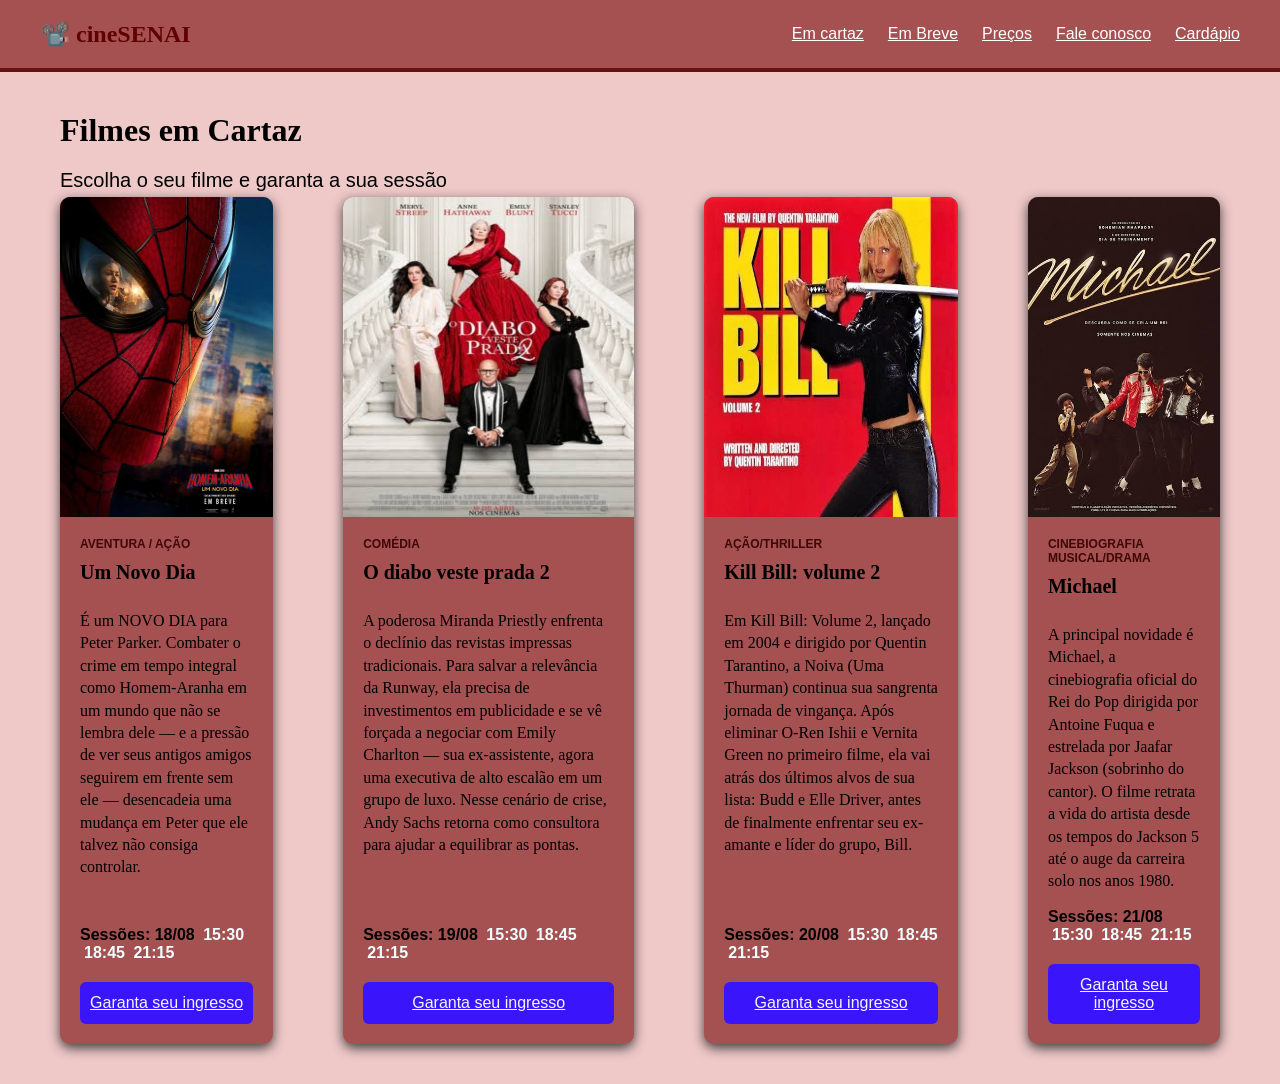
<file: index.html>
<!DOCTYPE html>
<html lang="pt-BR">
<head>
    <meta charset="UTF-8">
    <meta name="viewport" content="width=device-width, initial-scale=1.0">
    <title>CineSENAI - Filmes em Cartaz</title>
    <link rel="stylesheet" href="style.css"> 
</head>
<body><!--corpo do Site-->
    <header class="cabecalho"><!--Cabeçalho do Site-->
        <div class="logo">📽️ cineSENAI</div> <!--DIV Divisão ou Bloco do site-->
        <nav class="menu"><!--Menu de navegação-->
            <a href="">Em cartaz</a>
            <a href="em_breve.html" target="_blank">Em Breve</a>
            <a href="precos.html" target="_blank">Preços</a>
            <a href="Fale_conosco.html" target="_blank">Fale conosco</a>
            <a href="cardapio.html" target="_blank">Cardápio</a>
        
        </nav>
    </header>
    <main class="container"><!--Conteúdo principal do site-->
        <h1 class="titulo-secao">Filmes em Cartaz</h1>
        <p class="subtitulo">Escolha o seu filme e garanta a sua sessão</p>
        
        <!--GRADE DE FILMES-->
        <section class="grade-filmes"><!--Um bloco que agrupa conteúdo sobre o mesmo assunto-->

            <article class="card-filme">
                <img class="poster" src="homem_aranha.jpg" alt="Pôster Homem Aranha">
                <div class="conteudo-filme">
                    <span class="genero">Aventura / Ação</span>
                    <h2 class="nome-filme">Um Novo Dia</h2>
                    <p class="sinopse">É um NOVO DIA para Peter Parker. Combater o crime em tempo integral como Homem-Aranha em um mundo que não se lembra dele — e a pressão de ver seus antigos amigos seguirem em frente sem ele — desencadeia uma mudança em Peter que ele talvez não consiga controlar.</p>
                    
                    <div class="sessoes">
                        <strong>Sessões: 18/08</strong>
                        <span class="horario">15:30</span>
                        <span class="horario">18:45</span>
                        <span class="horario">21:15</span>
                    </div>

                    <a href="#" class="botao-compra">Garanta seu ingresso</a>

                </div>

            </article><br><br>

            <!--Filme 2-->

            <article class="card-filme">
                <img class="poster" src="diabo_prada.jpg" alt="diabo_prada">
                <div class="conteudo-filme">
                    <span class="genero">Comédia</span>
                    <h2 class="nome-filme">O diabo veste prada 2</h2>
                    <p class="sinopse">A poderosa Miranda Priestly enfrenta o declínio das revistas impressas tradicionais. Para salvar a relevância da Runway, ela precisa de investimentos em publicidade e se vê forçada a negociar com Emily Charlton — sua ex-assistente, agora uma executiva de alto escalão em um grupo de luxo. Nesse cenário de crise, Andy Sachs retorna como consultora para ajudar a equilibrar as pontas.</p>
                    
                    <div class="sessoes">
                        <strong>Sessões: 19/08</strong>
                        <span class="horario">15:30</span>
                        <span class="horario">18:45</span>
                        <span class="horario">21:15</span>
                    </div>

                    <a href="#" class="botao-compra">Garanta seu ingresso</a>

                </div>

            </article><br><br>

            <!--Filme 3-->

            <article class="card-filme">
                <img class="poster" src="bill.webp" alt="bill">
                <div class="conteudo-filme">
                    <span class="genero">Ação/Thriller</span>
                    <h2 class="nome-filme">Kill Bill: volume 2</h2>
                    <p class="sinopse">Em Kill Bill: Volume 2, lançado em 2004 e dirigido por Quentin Tarantino, a Noiva (Uma Thurman) continua sua sangrenta jornada de vingança. Após eliminar O-Ren Ishii e Vernita Green no primeiro filme, ela vai atrás dos últimos alvos de sua lista: Budd e Elle Driver, antes de finalmente enfrentar seu ex-amante e líder do grupo, Bill.</p>
                    
                    <div class="sessoes">
                        <strong>Sessões: 20/08</strong>
                        <span class="horario">15:30</span>
                        <span class="horario">18:45</span>
                        <span class="horario">21:15</span>
                    </div>

                    <a href="#" class="botao-compra">Garanta seu ingresso</a>

                </div>

            </article><br><br>

            <!--Filme 4-->

            <article class="card-filme">
                <img class="poster" src="michael.jpg" alt="michael">
                <div class="conteudo-filme">
                    <span class="genero">cinebiografia musical/drama</span>
                    <h2 class="nome-filme">Michael</h2>
                    <p class="sinopse">A principal novidade é Michael, a cinebiografia oficial do Rei do Pop dirigida por Antoine Fuqua e estrelada por Jaafar Jackson (sobrinho do cantor). O filme retrata a vida do artista desde os tempos do Jackson 5 até o auge da carreira solo nos anos 1980.</p>
                    
                    <div class="sessoes">
                        <strong>Sessões: 21/08</strong>
                        <span class="horario">15:30</span>
                        <span class="horario">18:45</span>
                        <span class="horario">21:15</span>
                    </div>

                    <a href="#" class="botao-compra">Garanta seu ingresso</a>

                </div>

            </article>


        </section>

    </main>


</body>
</html>
</file>
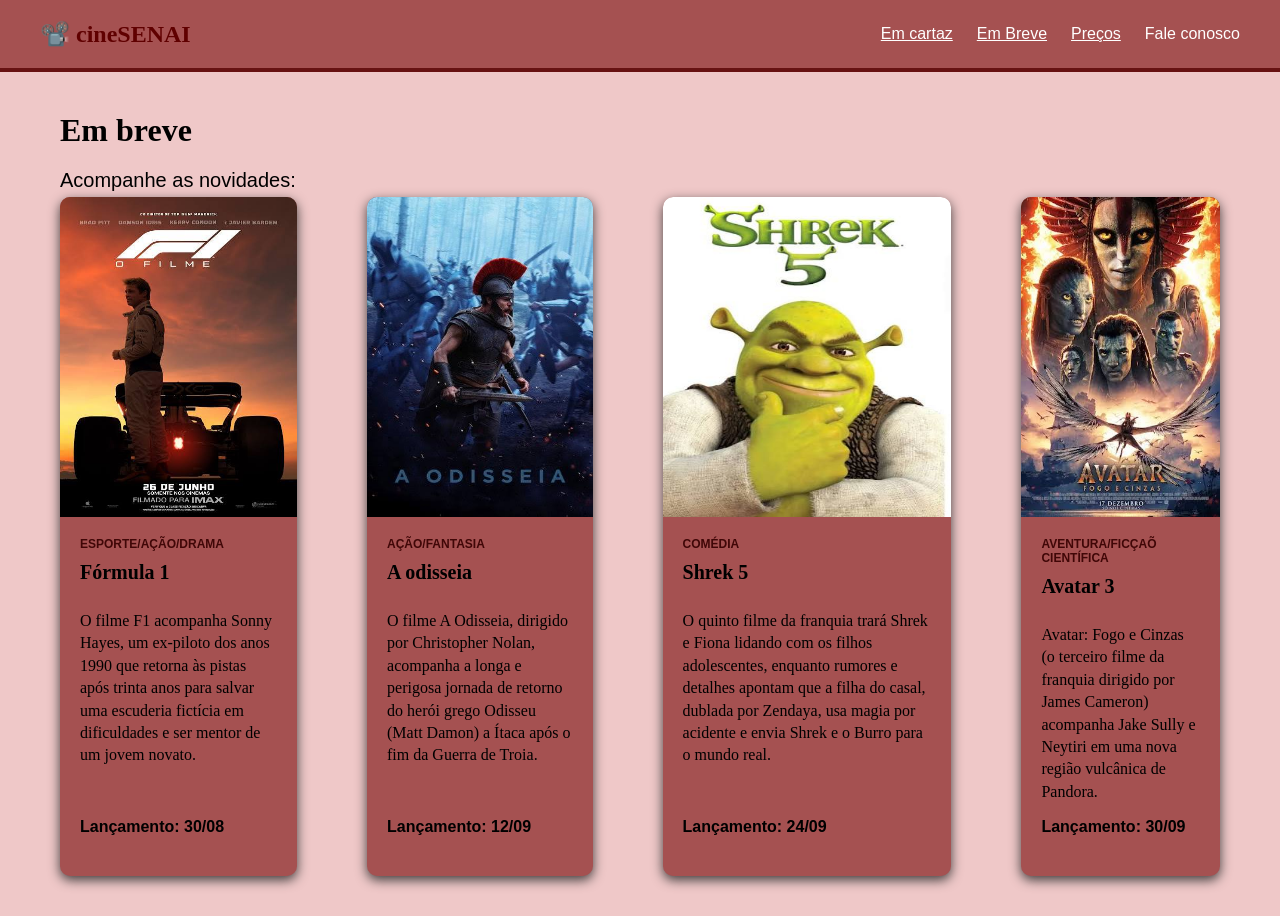
<file: em_breve.html>
<!DOCTYPE html>
<html lang="pt-BR">
<head>
    <meta charset="UTF-8">
    <meta name="viewport" content="width=device-width, initial-scale=1.0">
    <title>Em breve</title>
    <link rel="stylesheet" href="style.css">
</head>
<body>
    <header class="cabecalho"><!--Cabeçalho do Site-->
        <div class="logo">📽️ cineSENAI</div> <!--DIV Divisão ou Bloco do site-->
        <nav class="menu"><!--Menu de navegação-->
            <a href="">Em cartaz</a>
            <a href="index.html">Em Breve</a>
            <a href="">Preços</a>
            <a hreflang="">Fale conosco</a>
        </nav>
    </header> 
</body>
    <main class="container"><!--Conteúdo principal do site-->
        <h1 class="titulo-secao">Em breve</h1>
        <p class="subtitulo">Acompanhe as novidades:</p>
        
        <!--GRADE DE FILMES-->
        <section class="grade-filmes"><!--Um bloco que agrupa conteúdo sobre o mesmo assunto-->

            <article class="card-filme">
                <img class="poster" src="f1.jpg" alt="F1">
                <div class="conteudo-filme">
                    <span class="genero">Esporte/Ação/Drama</span>
                    <h2 class="nome-filme">Fórmula 1</h2>
                    <p class="sinopse">O filme F1 acompanha Sonny Hayes, um ex-piloto dos anos 1990 que retorna às pistas após trinta anos para salvar uma escuderia fictícia em dificuldades e ser mentor de um jovem novato.</p>

                     
                    <div class="sessoes">
                        <strong>Lançamento: 30/08</strong>
                    </div>

                </div>

            </article><br><br>

            <!--Filme 2-->

            <article class="card-filme">
                <img class="poster" src="odisseia.jpg" alt="odisseia">
                <div class="conteudo-filme">
                    <span class="genero">Ação/Fantasia</span>
                    <h2 class="nome-filme">A odisseia</h2>
                    <p class="sinopse">O filme A Odisseia, dirigido por Christopher Nolan, acompanha a longa e perigosa jornada de retorno do herói grego Odisseu (Matt Damon) a Ítaca após o fim da Guerra de Troia.</p>
                    
                     
                    <div class="sessoes">
                        <strong>Lançamento: 12/09</strong>
                    </div>


                </div>

            </article><br><br>

            <!--Filme 3-->

            <article class="card-filme">
                <img class="poster" src="sherek.jpg" alt="sherek">
                <div class="conteudo-filme">
                    <span class="genero">Comédia</span>
                    <h2 class="nome-filme">Shrek 5</h2>
                    <p class="sinopse">O quinto filme da franquia trará Shrek e Fiona lidando com os filhos adolescentes, enquanto rumores e detalhes apontam que a filha do casal, dublada por Zendaya, usa magia por acidente e envia Shrek e o Burro para o mundo real.</p>

                     
                    <div class="sessoes">
                        <strong>Lançamento: 24/09</strong>
                    </div>

                    
                </div>

            </article><br><br>

            <!--Filme 4-->

            <article class="card-filme">
                <img class="poster" src="avatar.jpg" alt="avatar">
                <div class="conteudo-filme">
                    <span class="genero">Aventura/Ficçaõ científica</span>
                    <h2 class="nome-filme">Avatar 3 </h2>
                    <p class="sinopse">Avatar: Fogo e Cinzas (o terceiro filme da franquia dirigido por James Cameron) acompanha Jake Sully e Neytiri em uma nova região vulcânica de Pandora.</p>

                     
                    <div class="sessoes">
                        <strong>Lançamento: 30/09</strong>
                    </div>



                </div>



            </article>


        </section>

    </main>
</html>
</file>
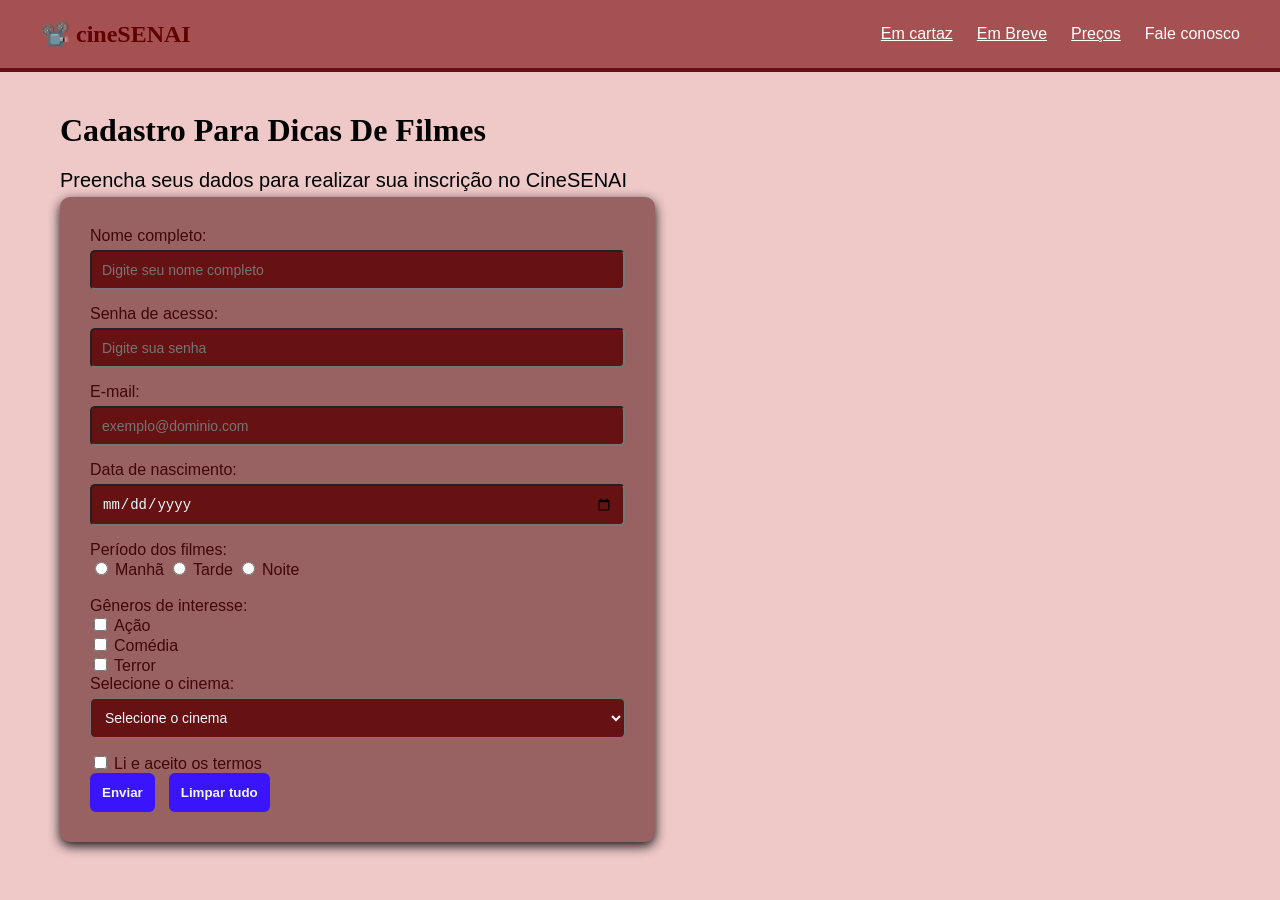
<file: Fale_conosco.html>
<!DOCTYPE html>
<html lang="pt-BR">
<head>
    <meta charset="UTF-8">
    <meta name="viewport" content="width=device-width, initial-scale=1.0">
    <title>Fale conosco</title>
    <link rel="stylesheet" href="style.css">
</head>
<body>
     <header class="cabecalho"><!--Cabeçalho do Site-->
        <div class="logo">📽️ cineSENAI</div> <!--DIV Divisão ou Bloco do site-->
        <nav class="menu"><!--Menu de navegação-->
            <a href="index.html">Em cartaz</a>
            <a href="">Em Breve</a>
            <a href="">Preços</a>
            <a hreflang="">Fale conosco</a>
        </nav>
    </header>

    <main class="container">
        <h1 class="titulo-secao">Cadastro Para Dicas De Filmes</h1>
        <p class="subtitulo">Preencha seus dados para realizar sua inscrição no CineSENAI
        </p>

        <div class="area-inscricao"">

            <form action="/processar-cadastro" method="post" class="coluna-form">
                
                <label for="nome">Nome completo:</label>
                <input type="text" id="nome" name="nome" placeholder="Digite seu nome completo" 
                required minlength="3" maxlength="50"><br>

                <label for="Senha"> Senha de acesso:</label>
                <input type="password" id="senha" name="senha" placeholder="Digite sua senha" required minlength="8" maxlength="15"><br>

                <label for="email"> E-mail:</label>
                <input type="email" id="email" name="email" placeholder="exemplo@dominio.com" required><br>

                <label for="data_nasci">Data de nascimento:</label>
                <input type="date" name="data_nascimento" id="data_nasci" min="1900-01-01" max="2026-12-31" required><br>

                <label>Período dos filmes:</label><br>
                <input type="radio" id="turno_manha" name="turno" value="manha" required>
                <label for="turno_manha">Manhã</label>
                <input type="radio" id="turno_tarde" name="turno" value="tarde" required>
                <label for="turno_tarde">Tarde</label>
                <input type="radio" id="turno_noite" name="turno" value="noite" required>
                <label for="turno_noite">Noite</label><br><br>

                <label>Gêneros de interesse:</label><br>
                <input type="checkbox" id="acao" name="interesse" value="acao">
                <label for="acao">Ação</label><br>
                <input type="checkbox" id="comedia" name="interesse" value="comedia">
                <label for="comedia">Comédia</label><br>
                <input type="checkbox" id="terror" name="interesse" value="terror">
                <label for="terror">Terror</label><br>

                <label for="unidade">Selecione o cinema:</label>
                <select name="unidade" id="unidade" required>
                    <option value="" disa selected>Selecione o cinema</option>
                    <option value="SP">São Paulo - Capital</option>
                    <option value="sebastianopoles">Sebastianópolis Do Sul</option>
                    <option value="Votuporanga">Votuporanga</option>
                    <option value="VG">Valentim Gentil</option>
                </select><br>

                <input type="checkbox" id="termo" name="termos" required>
                <label for="termos">Li e aceito os termos</label><br>
                <button type="submit" class="btn-enviar">Enviar</button>
                <button type="reset" class="btn-limpar">Limpar tudo</button>

            </form>

        <div class="coluna-midia">
            <iframe src="https://www.google.com/maps/embed?pb=!1m18!1m12!1m3!1d3733.325289857872!2d-49.92364282604478!3d-20.65634091133467!2m3!1f0!2f0!3f0!3m2!1i1024!2i768!4f13.1!3m3!1m2!1s0x94bd7b4b248f03a1%3A0xb8ed21a313f879da!2sSebastianopolis%20do%20Sul!5e0!3m2!1spt-BR!2sbr!4v1787665699177!5m2!1spt-BR!2sbr" width="600" height="450" style="border:0;" allowfullscreen="" loading="lazy" referrerpolicy="strict-origin-when-cross-origin">
            </iframe>
        
        </div>


        </div>



    </main>


</body>
</html>
</file>
<file: style.css>
/*Formatação da minha página*/
*{
    box-sizing: border-box;
}

body{
    margin: 0;
    padding: 0;
    font-family: Georgia, 'Times New Roman', Times, serif;
    background-color: rgb(239, 200, 200);
    color: black;
}

.cabecalho{
    background-color: rgb(165, 81, 81);
    padding: 20px 40px;
    display: flex;
    justify-content: space-between;
    align-items: center;
    border-bottom: 4px solid #671212;
}
.logo {
    font-size: 24px;
    font-weight: bold;
    color: #600000;
}

.menu a{
    color: rgb(255, 255, 255);
    margin-left: 20px;
    font-family: Arial, Helvetica, sans-serif;
    transition: color 0.6s ease;
}
.container{
    max-width: 1200px; /*largura máxima da tela*/
    margin: 40px auto;  /*margem*/
    padding: 0 20px;
}

.titulo-secao{
    font-size: 32px; 
    margin-bottom: 10px;
    color:black
}

.subtitulo{
    color: rgb(0, 0, 0);
    margin-bottom: 5px;
    font-size: 20px;
    font-family: Arial, Helvetica, sans-serif;
}
.grade-filmes{
    display: flex;
    grid-template-columns: repeat(auto-fit, minmax(260px, 1fr));
    gap: 35px;
}
.card-filme{
    background-color: rgb(165, 81, 81);
    border-radius: 10px;
    overflow: hidden;
    box-shadow: 0 4px 12px #403c3c;
    display: flex;
    flex-direction: column;
    
}
.card-filme:hover{
    transform: translateY(-8px);
    box-shadow: 0 10px 20px #3a14fb;
}
.poster{
    width: 100%;
    height: 320px;
}
.conteudo-filme{
    padding: 20px;
    display: flex;
    flex-direction: column;
    flex-grow: 1;
}
.genero{
    font-size: 12px;
    color: #400707;
    text-transform: uppercase;
    font-weight: bold;
    margin-bottom: 5px;
    font-family: Arial, Helvetica, sans-serif;
}
.nome-filme{
    font-size: 20px;
    margin: 5px 0 10px 0;
}
.sinopse{
    font-size: 16px;
    color: rgb(0, 0, 0);
    line-height: 1.4;
    margin-bottom: 15px;
    flex-grow: 1;
}
.sessoes{
    font-size: 16px;
    margin-bottom: 20px;
    font-family: Arial, Helvetica, sans-serif;
}
.horario{
    display: inline-block;
    border-radius: 4px;
    margin-left: 4px;
    font-weight: bold;
    color: azure;
}
.botao-compra{
    display: block;
    text-align: center;
    background-color: #3a14fb;
    color: aliceblue;
    padding: 12px 0;
    border-radius: 6px;
    font-family: Arial, Helvetica, sans-serif;

}
.botao-compra:hover{
    background-color: rgb(24, 2, 150);
}
.area-inscricao{
    display: flex;
    gap: 30px;
    align-items: flex-start;
}
.coluna-form{
    flex: 1;
    min-width: 320px;
    background-color: #986262;
    padding: 30px;
    border-radius: 10px;
    box-shadow: 0 4px 12px #121111;
}
.coluna-midia{
    flex: 1;
    min-width: 320px;
    display: flex;
    gap: 20px;
    flex-direction: column;
}
.coluna-form label{
    font-size: 16px;
    font-family: Arial, Helvetica, sans-serif;
    color: #400707;
}
.coluna-form input[type="text"],
.coluna-form input[type="password"],
.coluna-form input[type="email"],
.coluna-form input[type="date"],
.coluna-form select{
    width: 100%;
    padding: 10px;
    margin-top: 5px;
    margin-bottom: 15px;
    border-radius: 5px;
    background-color: #671212;
    color: aliceblue;
    font-size: 14px;
}
.btn-enviar{
    background-color: #3a14fb;
    color: aliceblue;
    border: none;
    padding: 12px;
    border-radius: 6px;
    font-weight: bold;
    cursor: pointer;
}
.btn-enviar:hover{
    background-color: rgb(4, 202, 80);
}

.btn-limpar{
    background-color: #3a14fb;
    color: aliceblue;
    border: none;
    padding: 12px;
    border-radius: 6px;
    font-weight: bold;
    cursor: pointer;
    margin-left: 10px;
}
.btn-limpar:hover{
    background-color: rgb(202, 4, 4);
}
.titulos{
    font-size: 20px;
    color: #f5f7f6;
    text-transform: uppercase;
    font-weight: bold;
    font-family: Arial, Helvetica, sans-serif;
    text-align: center;
    background-color: #753333;
}
.tabela-cardapio{
    width: 100%;
    border-radius: 10px;
}
.preco{
    width: 100%;
    background-color: #f7f2f2;
    text-align: left;
    font-size: 20px;
    font-family: Arial, Helvetica, sans-serif;
}
.preco th{
    background-color: #d16d6d;
    color: #400707;
    padding: 14px;
    font-size: 20px;
    font-weight: bold;
    text-transform: uppercase;
    border-bottom: 4px solid #600000;
}

.preco td{
    padding: 16px 20px;
    border-bottom: 1px solid #600000;
    color: #000000;
}

.tabela-precos{
    width: 100%;
    border-radius: 10px;
}
.tabela{
    width: 100%;
    background-color: #f7f5f5;
    text-align: left;
    font-size: 20px;
    font-family: Arial, Helvetica, sans-serif;
}
.tabela th{
   background-color: #d16d6d;
    color: #400707;
    padding: 14px;
    font-size: 20px;
    font-weight: bold;
    text-transform: uppercase;
    border-bottom: 4px solid #600000; 
}
</file>
